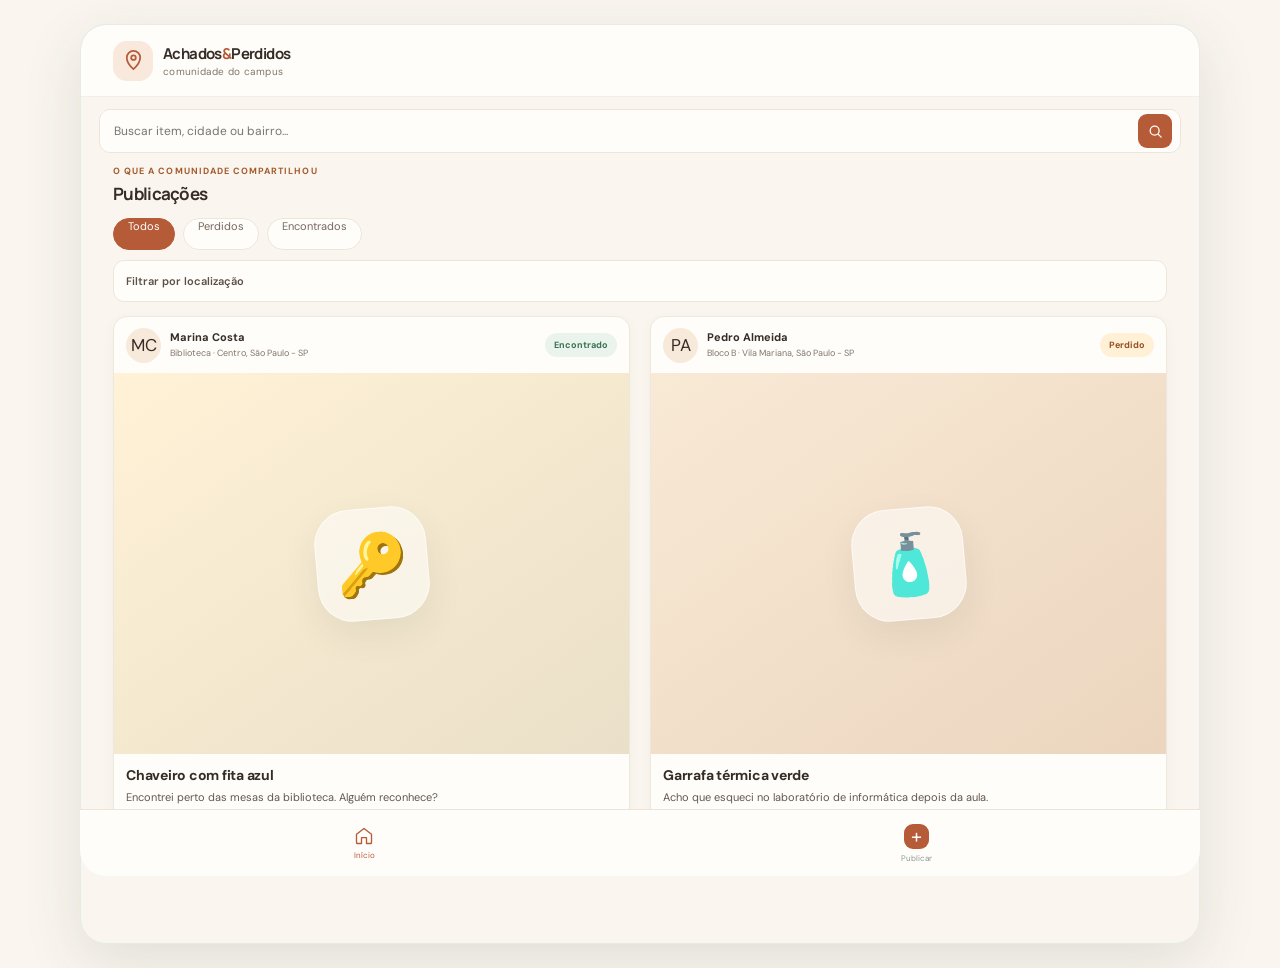
<file: jao achado/index.html>
<!doctype html>
<html lang="pt-BR">
  <head>
    <meta charset="utf-8">
    <meta name="viewport" content="width=device-width, initial-scale=1">
    <meta name="theme-color" content="#faf6ef">
    <title>Prévia · Achados &amp; Perdidos</title>
    <link rel="stylesheet" href="src/main/resources/static/style.css">
  </head>
  <body>
    <div class="app-shell">
      <header class="topbar">
        <a class="brand" href="#" aria-label="Achados e Perdidos, início">
          <span class="brand-mark" aria-hidden="true">
            <svg viewBox="0 0 24 24" fill="none">
              <path d="M12 21s7-6.2 7-12a7 7 0 1 0-14 0c0 5.8 7 12 7 12Z" stroke="currentColor" stroke-width="1.8"/>
              <circle cx="12" cy="9" r="2.4" stroke="currentColor" stroke-width="1.8"/>
            </svg>
          </span>
          <span class="brand-copy">
            <strong>Achados<span>&amp;</span>Perdidos</strong>
            <small>comunidade do campus</small>
          </span>
        </a>
      </header>

      <form class="search-panel" id="search-panel">
        <label class="visually-hidden" for="search-input">Buscar publicações</label>
        <input id="search-input" type="search" placeholder="Buscar item, cidade ou bairro...">
        <button type="button" aria-label="Buscar publicações">
          <svg viewBox="0 0 24 24" aria-hidden="true">
            <circle cx="10.8" cy="10.8" r="6.3"></circle>
            <path d="m16 16 4 4"></path>
          </svg>
        </button>
      </form>

      <main>
        <section class="feed-section" aria-labelledby="feed-heading">
          <div class="feed-heading-row">
            <div>
              <p class="eyebrow">O QUE A COMUNIDADE COMPARTILHOU</p>
              <h2 id="feed-heading">Publicações</h2>
            </div>
          </div>

          <div class="filter-list" aria-label="Filtros de situação">
            <span class="filter-chip is-active">Todos</span>
            <span class="filter-chip">Perdidos</span>
            <span class="filter-chip">Encontrados</span>
          </div>

          <details class="location-filter-panel">
            <summary><span>Filtrar por localização</span></summary>
            <div class="location-filters">
              <label>
                <span>Estado</span>
                <select aria-label="Estado">
                  <option>Todos os estados</option>
                  <option>São Paulo (SP)</option>
                </select>
              </label>
              <label>
                <span>Cidade / município</span>
                <select aria-label="Cidade ou município">
                  <option>Todas as cidades</option>
                  <option>São Paulo</option>
                </select>
              </label>
              <label>
                <span>Bairro</span>
                <select aria-label="Bairro">
                  <option>Todos os bairros</option>
                  <option>Centro</option>
                  <option>Vila Mariana</option>
                </select>
              </label>
              <button class="filter-submit" type="button">Aplicar filtros</button>
            </div>
          </details>

          <div class="post-list">
            <article class="post-card" id="post-1">
              <div class="post-header">
                <span class="post-avatar" aria-hidden="true">MC</span>
                <div class="post-author">
                  <strong>Marina Costa</strong>
                  <span class="post-location">Biblioteca · Centro, São Paulo - SP</span>
                </div>
                <span class="post-status found">Encontrado</span>
              </div>
              <div class="post-image tone-blue">
                <span class="item-illustration" aria-hidden="true">🔑</span>
              </div>
              <div class="post-content">
                <h3 class="post-title">Chaveiro com fita azul</h3>
                <p class="post-description">Encontrei perto das mesas da biblioteca. Alguém reconhece?</p>
                <div class="post-card-footer">
                  <span class="post-age">há 20 min</span>
                  <details class="comments-details">
                    <summary>Comentários (1)</summary>
                    <div class="comments-body">
                      <div class="comment-list">
                        <div class="comment"><strong>Lucas</strong><span>Vou perguntar no grupo da minha sala!</span></div>
                      </div>
                      <form class="comment-form">
                        <label class="visually-hidden" for="comment-1">Escrever comentário</label>
                        <input id="comment-1" type="text" placeholder="Escreva um comentário..." disabled>
                        <button type="button" disabled>Enviar</button>
                      </form>
                    </div>
                  </details>
                </div>
              </div>
            </article>

            <article class="post-card" id="post-2">
              <div class="post-header">
                <span class="post-avatar" aria-hidden="true">PA</span>
                <div class="post-author">
                  <strong>Pedro Almeida</strong>
                  <span class="post-location">Bloco B · Vila Mariana, São Paulo - SP</span>
                </div>
                <span class="post-status">Perdido</span>
              </div>
              <div class="post-image tone-green">
                <span class="item-illustration" aria-hidden="true">🧴</span>
              </div>
              <div class="post-content">
                <h3 class="post-title">Garrafa térmica verde</h3>
                <p class="post-description">Acho que esqueci no laboratório de informática depois da aula.</p>
                <div class="post-card-footer">
                  <span class="post-age">há 1 h</span>
                  <details class="comments-details">
                    <summary>Comentários (0)</summary>
                    <div class="comments-body">
                      <div class="comment-list">
                        <p class="no-comments">Ainda não há comentários.</p>
                      </div>
                      <form class="comment-form">
                        <label class="visually-hidden" for="comment-2">Escrever comentário</label>
                        <input id="comment-2" type="text" placeholder="Escreva um comentário..." disabled>
                        <button type="button" disabled>Enviar</button>
                      </form>
                    </div>
                  </details>
                </div>
              </div>
            </article>
          </div>
        </section>
      </main>

      <nav class="bottom-nav" aria-label="Navegação principal">
        <a class="nav-item is-current" href="#" aria-current="page">
          <svg viewBox="0 0 24 24" aria-hidden="true"><path d="m3 10 9-7 9 7v10a1 1 0 0 1-1 1h-5v-7H9v7H4a1 1 0 0 1-1-1V10Z"></path></svg>
          <span>Início</span>
        </a>
        <span class="nav-item nav-add">
          <span class="nav-add-icon" aria-hidden="true">+</span>
          <span>Publicar</span>
        </span>
      </nav>
    </div>
  </body>
</html>
</file>
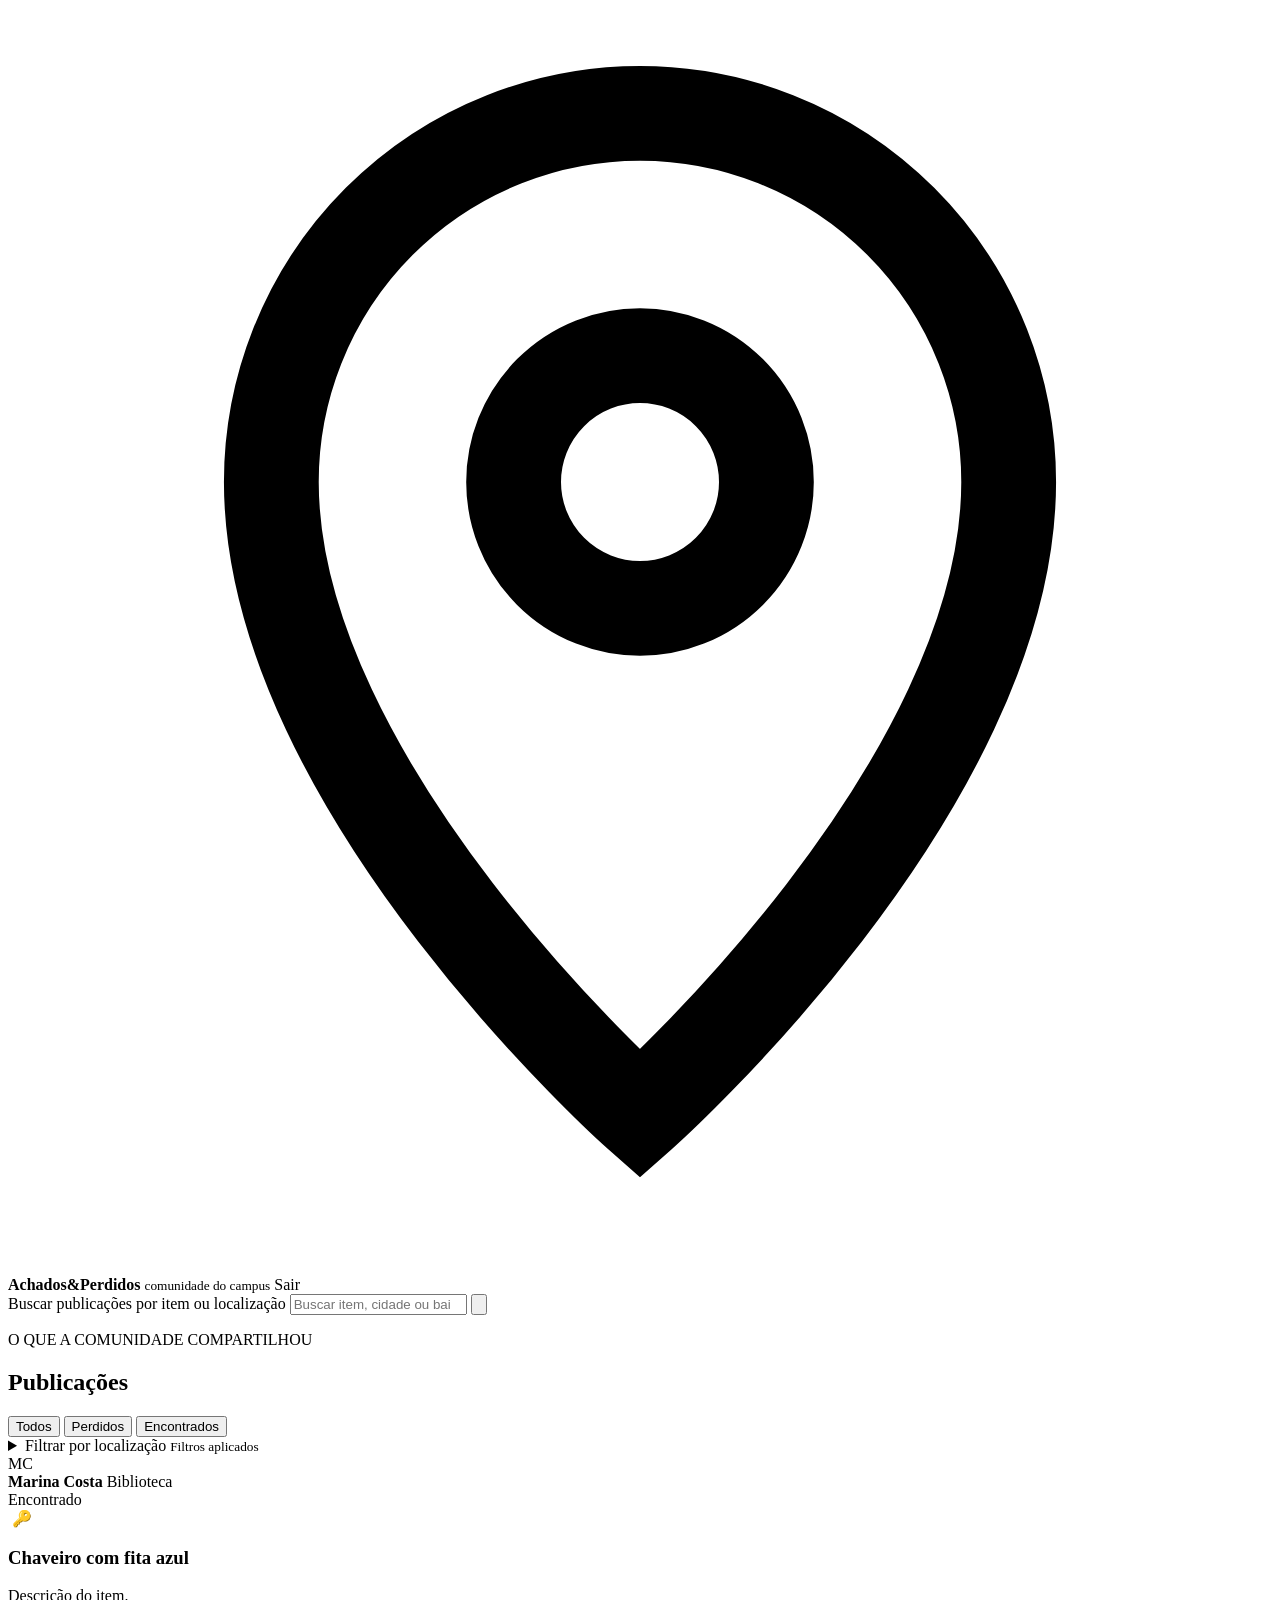
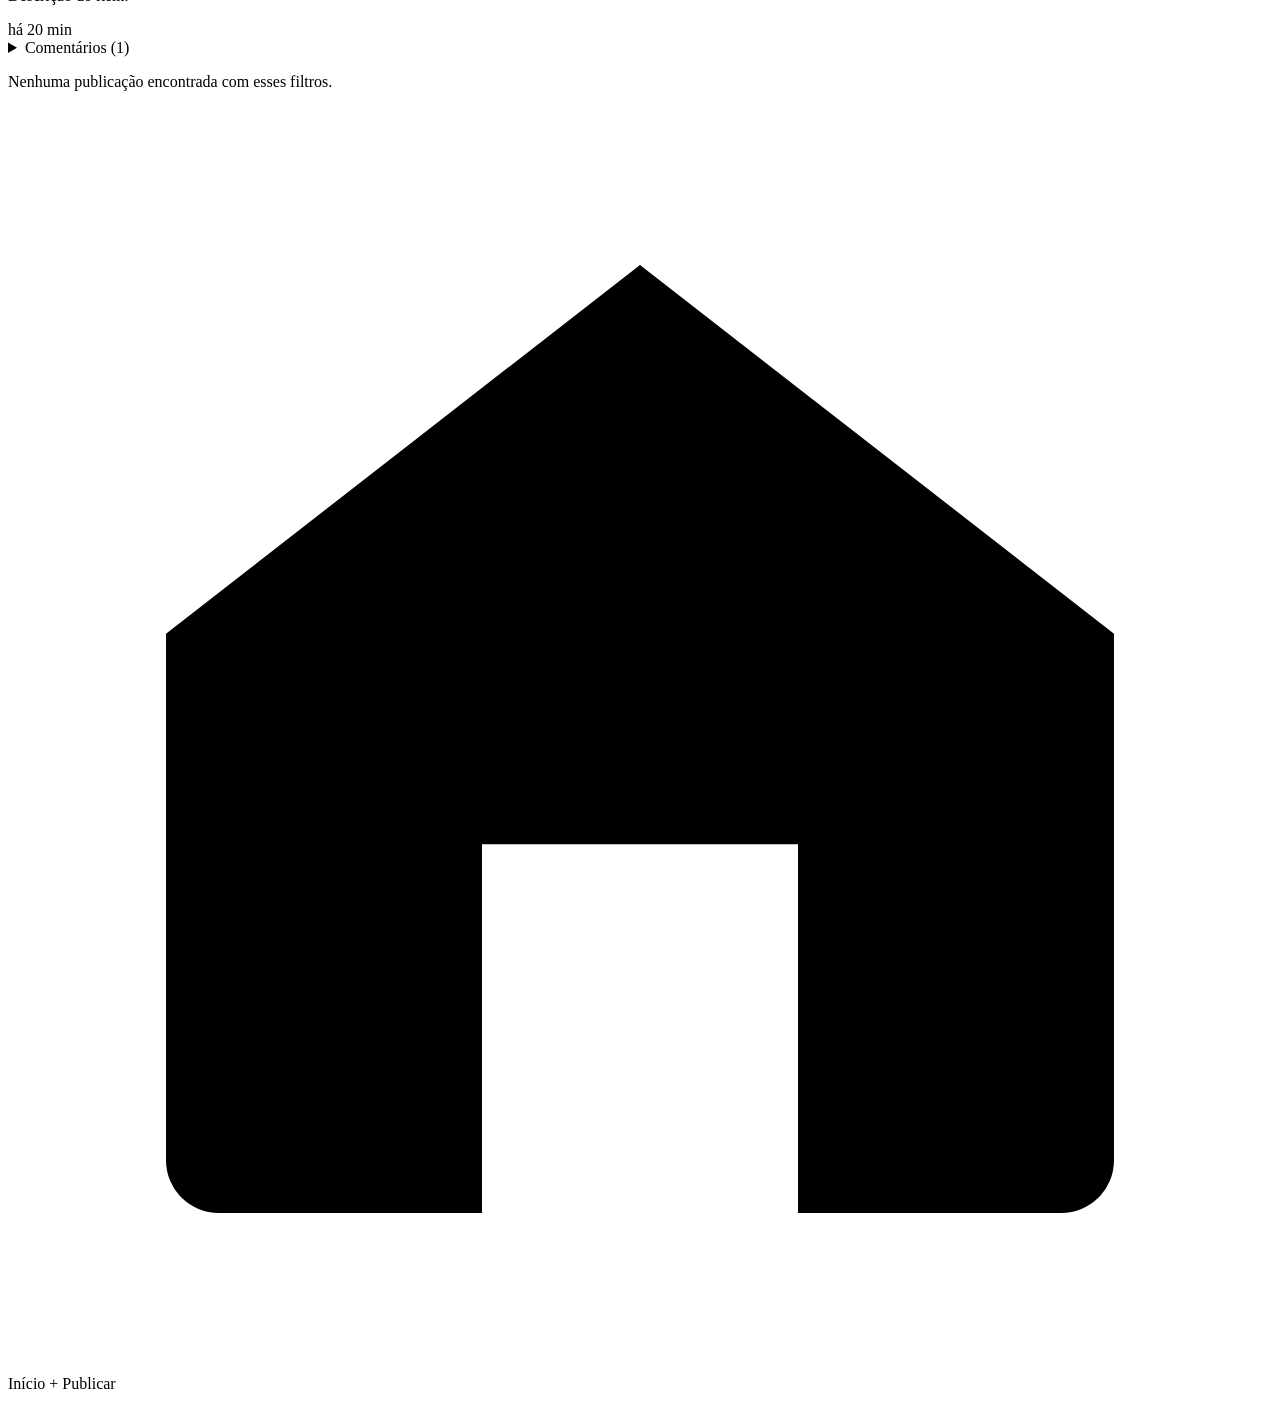
<file: jao achado/target/classes/templates/index.html>
<!doctype html>
<html lang="pt-BR" xmlns:th="http://www.thymeleaf.org">
  <head>
    <meta charset="utf-8">
    <meta name="viewport" content="width=device-width, initial-scale=1">
    <meta name="theme-color" content="#faf6ef">
    <title>Achados &amp; Perdidos</title>
    <link rel="stylesheet" th:href="@{/style.css}">
  </head>
  <body>
    <div class="app-shell">
      <header class="topbar">
        <a class="brand" th:href="@{/}" aria-label="Achados e Perdidos, início">
          <span class="brand-mark" aria-hidden="true">
            <svg viewBox="0 0 24 24" fill="none">
              <path d="M12 21s7-6.2 7-12a7 7 0 1 0-14 0c0 5.8 7 12 7 12Z" stroke="currentColor" stroke-width="1.8"/>
              <circle cx="12" cy="9" r="2.4" stroke="currentColor" stroke-width="1.8"/>
            </svg>
          </span>
          <span class="brand-copy">
            <strong>Achados<span>&amp;</span>Perdidos</strong>
            <small>comunidade do campus</small>
          </span>
        </a>
          <a class="logout-button" th:href="@{/sair}">
          Sair
        </a>
      </header>

      <form class="search-panel" id="search-panel" th:action="@{/}" method="get">
        <label class="visually-hidden" for="search-input">Buscar publicações por item ou localização</label>
        <input id="search-input" name="q" type="search" placeholder="Buscar item, cidade ou bairro..." th:value="${query}">
        <input type="hidden" name="status" th:value="${selectedStatus}">
        <input type="hidden" name="state" th:value="${selectedState}">
        <input type="hidden" name="city" th:value="${selectedCity}">
        <input type="hidden" name="neighborhood" th:value="${selectedNeighborhood}">
        <button type="submit" aria-label="Buscar publicações">
          <svg viewBox="0 0 24 24" aria-hidden="true">
            <circle cx="10.8" cy="10.8" r="6.3"></circle>
            <path d="m16 16 4 4"></path>
          </svg>
        </button>
      </form>

      <main>
        <p class="page-message success-message" th:if="${success}" th:text="${success}"></p>
        <p class="page-message error-message" th:if="${error}" th:text="${error}"></p>

        <section class="feed-section" aria-labelledby="feed-heading">
          <div class="feed-heading-row">
            <div>
              <p class="eyebrow">O QUE A COMUNIDADE COMPARTILHOU</p>
              <h2 id="feed-heading">Publicações</h2>
            </div>
          </div>

          <form class="filter-list" method="get" th:action="@{/}" aria-label="Filtrar por situação">
            <input type="hidden" name="state" th:value="${selectedState}">
            <input type="hidden" name="city" th:value="${selectedCity}">
            <input type="hidden" name="neighborhood" th:value="${selectedNeighborhood}">
            <input type="hidden" name="q" th:value="${query}">
            <button class="filter-chip" th:classappend="${selectedStatus == 'todos' ? ' is-active' : ''}"
                    type="submit" name="status" value="todos" th:attr="aria-pressed=${selectedStatus == 'todos'}">Todos</button>
            <button class="filter-chip" th:classappend="${selectedStatus == 'perdido' ? ' is-active' : ''}"
                    type="submit" name="status" value="perdido" th:attr="aria-pressed=${selectedStatus == 'perdido'}">Perdidos</button>
            <button class="filter-chip" th:classappend="${selectedStatus == 'encontrado' ? ' is-active' : ''}"
                    type="submit" name="status" value="encontrado" th:attr="aria-pressed=${selectedStatus == 'encontrado'}">Encontrados</button>
          </form>

          <details class="location-filter-panel"
                   th:open="${selectedState != '' or selectedCity != '' or selectedNeighborhood != ''}">
            <summary>
              <span>Filtrar por localização</span>
              <small th:if="${selectedState != '' or selectedCity != '' or selectedNeighborhood != ''}">Filtros aplicados</small>
            </summary>
            <form class="location-filters" method="get" th:action="@{/}">
              <input type="hidden" name="status" th:value="${selectedStatus}">
              <input type="hidden" name="q" th:value="${query}">
              <label>
                <span>Estado</span>
                <select name="state" aria-label="Filtrar por estado">
                  <option value="">Todos os estados</option>
                  <option th:each="option : ${states}" th:value="${option.code}"
                          th:text="|${option.name} (${option.code})|"
                          th:selected="${selectedState == option.code}"></option>
                </select>
              </label>
              <label>
                <span>Cidade / município</span>
                <select name="city" aria-label="Filtrar por cidade ou município">
                  <option value="">Todas as cidades</option>
                  <option th:each="option : ${cities}" th:value="${option}"
                          th:text="${option}" th:selected="${selectedCity == option}"></option>
                </select>
              </label>
              <label>
                <span>Bairro</span>
                <select name="neighborhood" aria-label="Filtrar por bairro">
                  <option value="">Todos os bairros</option>
                  <option th:each="option : ${neighborhoods}" th:value="${option}"
                          th:text="${option}" th:selected="${selectedNeighborhood == option}"></option>
                </select>
              </label>
              <button class="filter-submit" type="submit">Aplicar filtros</button>
            </form>
          </details>

          <div class="post-list">
            <article class="post-card" th:each="post : ${posts}" th:id="|post-${post.id}|">
              <div class="post-header">
                <span class="post-avatar" aria-hidden="true" th:text="${post.initials}">MC</span>
                <div class="post-author">
                  <strong th:text="${post.author}">Marina Costa</strong>
                  <span class="post-location"
                        th:text="|${post.location} · ${post.neighborhood}, ${post.city} - ${post.state}|">Biblioteca</span>
                </div>
                <span class="post-status" th:classappend="${post.status == 'encontrado' ? ' found' : ''}"
                      th:text="${post.status == 'encontrado' ? 'Encontrado' : 'Perdido'}">Encontrado</span>
              </div>

              <div class="post-image" th:classappend="${post.tone}">
                <img th:if="${post.hasImage()}" th:src="@{/images/{id}(id=${post.id})}" th:alt="${post.title}">
                <span class="item-illustration" th:unless="${post.hasImage()}" aria-hidden="true"
                      th:text="${post.emoji}">🔑</span>
              </div>

              <div class="post-content">
                <h3 class="post-title" th:text="${post.title}">Chaveiro com fita azul</h3>
                <p class="post-description" th:text="${post.description}">Descrição do item.</p>
                <div class="post-card-footer">
                  <span class="post-age" th:text="${post.createdAt}">há 20 min</span>
                  <details class="comments-details" th:open="${openComments != null and openComments == post.id}">
                    <summary th:text="|Comentários (${#lists.size(post.comments)})|">Comentários (1)</summary>
                    <div class="comments-body">
                      <div class="comment-list">
                        <div class="comment" th:each="comment : ${post.comments}">
                          <strong th:text="${comment.author}">Lucas</strong>
                          <span th:text="${comment.text}">Comentário sobre o item.</span>
                        </div>
                        <p class="no-comments" th:if="${#lists.isEmpty(post.comments)}">Ainda não há comentários.</p>
                      </div>
                      <form class="comment-form" th:action="@{/posts/{id}/comments(id=${post.id})}" method="post"
                            th:id="|comment-form-${post.id}|">
                        <label class="visually-hidden" th:for="|comment-${post.id}|">Escrever comentário</label>
                        <input th:id="|comment-${post.id}|" name="text" type="text" maxlength="180"
                               placeholder="Escreva um comentário..." required>
                        <button type="submit">Enviar</button>
                      </form>
                    </div>
                  </details>
                </div>
              </div>
            </article>
            <p class="empty-state" th:if="${#lists.isEmpty(posts)}">Nenhuma publicação encontrada com esses filtros.</p>
          </div>
        </section>
      </main>

      <nav class="bottom-nav" aria-label="Navegação principal">
        <a class="nav-item is-current" th:href="@{/}" aria-current="page">
          <svg viewBox="0 0 24 24" aria-hidden="true"><path d="m3 10 9-7 9 7v10a1 1 0 0 1-1 1h-5v-7H9v7H4a1 1 0 0 1-1-1V10Z"></path></svg>
          <span>Início</span>
        </a>
        <a class="nav-item nav-add" th:href="@{/publicar}">
          <span class="nav-add-icon" aria-hidden="true">+</span>
          <span>Publicar</span>
        </a>
      </nav>
    </div>
  </body>
</html>
</file>
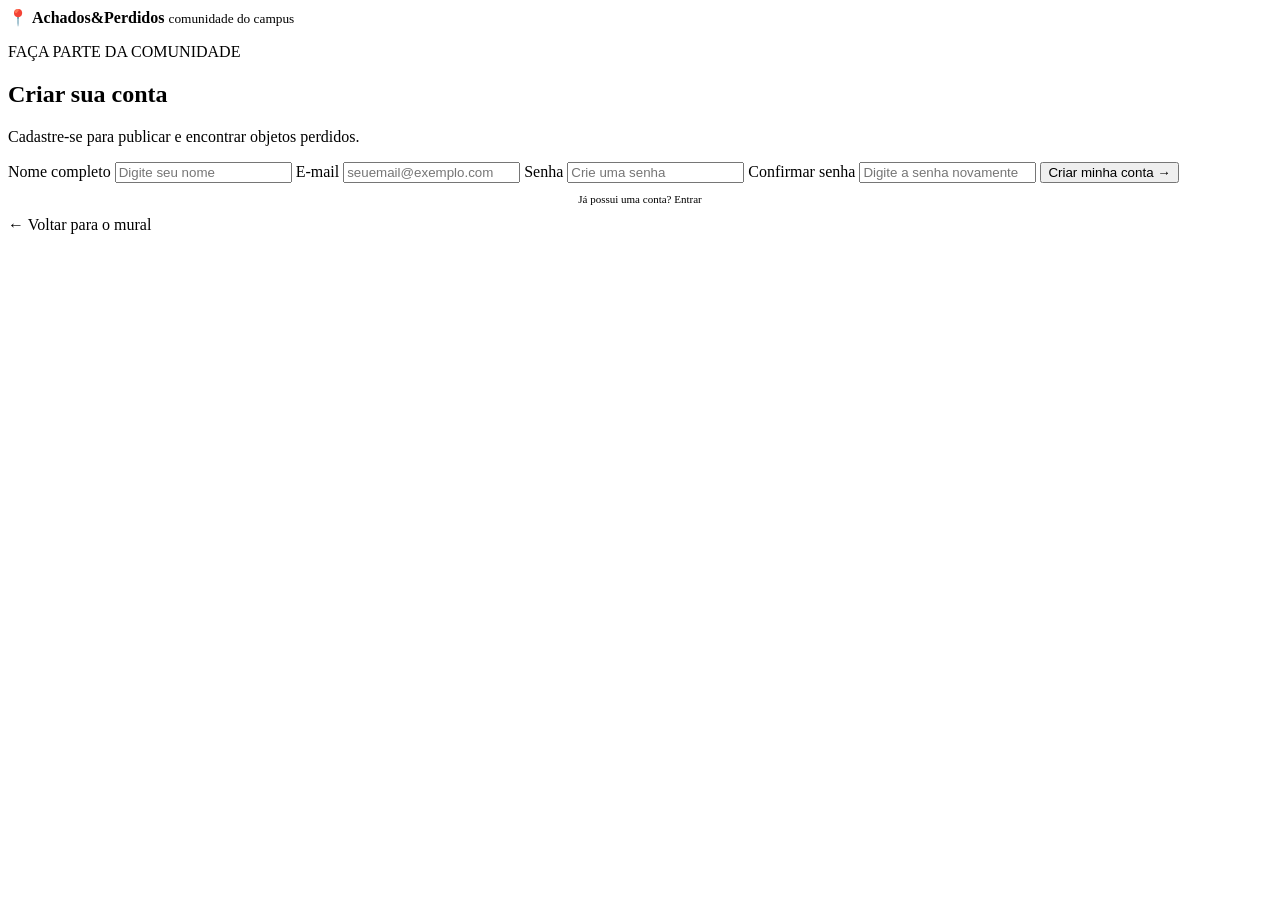
<file: jao achado/target/classes/templates/cadastro.html>
<!DOCTYPE html>
<html lang="pt-BR" xmlns:th="http://www.thymeleaf.org">
<head>
    <meta charset="UTF-8">
    <meta name="viewport" content="width=device-width, initial-scale=1.0">
    <title>Criar conta | Achados e Perdidos</title>
    <link rel="stylesheet" th:href="@{/style.css}">
</head>
<body>

<div class="app-shell">

    <header class="topbar">
        <a class="brand" th:href="@{/}">
            <span class="brand-mark">📍</span>
            <span class="brand-copy">
                <strong>Achados<span>&</span>Perdidos</strong>
                <small>comunidade do campus</small>
            </span>
        </a>
    </header>

    <main class="publish-page">
        <section class="publish-intro">
            <p class="eyebrow">FAÇA PARTE DA COMUNIDADE</p>
            <h1>Criar sua conta</h1>
            <p class="welcome-copy">
                Cadastre-se para publicar e encontrar objetos perdidos.
            </p>
        </section>

        <section class="publish-form">

            <!-- Mensagens de retorno -->
            <div th:if="${erro}" class="page-message error-message"
                 th:text="${erro}"></div>

            <div th:if="${sucesso}" class="page-message success-message"
                 th:text="${sucesso}"></div>

            <form class="post-form" th:action="@{/cadastro}" method="post">

                <label class="field-label" for="nome">Nome completo</label>
                <input type="text" id="nome" name="nome"
                       placeholder="Digite seu nome" required maxlength="100">

                <label class="field-label" for="email">E-mail</label>
                <input type="email" id="email" name="email"
                       placeholder="seuemail@exemplo.com" required maxlength="120">

                <label class="field-label" for="senha">Senha</label>
                <input type="password" id="senha" name="senha"
                       placeholder="Crie uma senha" required minlength="8">

                <label class="field-label" for="confirmarSenha">Confirmar senha</label>
                <input type="password" id="confirmarSenha" name="confirmarSenha"
                       placeholder="Digite a senha novamente" required minlength="8">

                <button type="submit" class="submit-button">
                    Criar minha conta
                    <span>→</span>
                </button>

                <p style="text-align:center; font-size:11px; margin-top:10px;">
                    Já possui uma conta?
                    <a th:href="@{/login}" class="back-link">Entrar</a>
                </p>

            </form>
        </section>

        <a class="back-link" th:href="@{/}">← Voltar para o mural</a>
    </main>

</div>

</body>
</html>
</file>
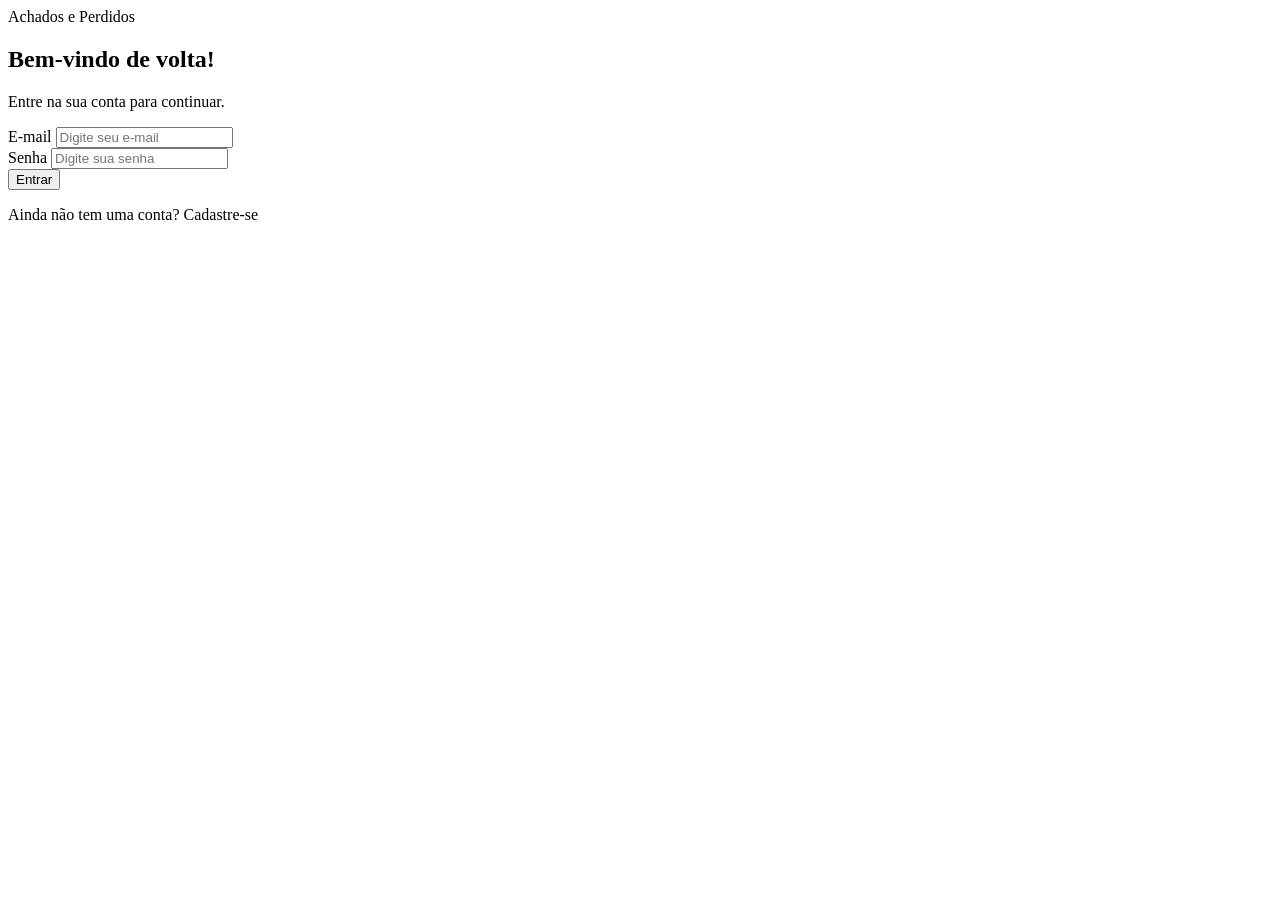
<file: jao achado/target/classes/templates/login.html>
<!DOCTYPE html>
<html lang="pt-BR" xmlns:th="http://www.thymeleaf.org">
<head>
    <meta charset="UTF-8">
    <meta name="viewport" content="width=device-width, initial-scale=1.0">
    <title>Entrar | Achados e Perdidos</title>
    <link rel="stylesheet" th:href="@{/style.css}">
</head>
<body>

<div class="app-shell">

    <header class="topbar">
        <a th:href="@{/}" class="logo">Achados e Perdidos</a>
    </header>

    <main class="publish-page">
        <section class="publish-form">

            <h1>Bem-vindo de volta!</h1>
            <p>Entre na sua conta para continuar.</p>

            <div th:if="${erro}" class="page-message error-message"
                 th:text="${erro}"></div>

            <form th:action="@{/login}" method="post">

                <div class="form-group">
                    <label for="email">E-mail</label>
                    <input
                        type="email"
                        id="email"
                        name="email"
                        placeholder="Digite seu e-mail"
                        maxlength="120"
                        required>
                </div>

                <div class="form-group">
                    <label for="senha">Senha</label>
                    <input
                        type="password"
                        id="senha"
                        name="senha"
                        placeholder="Digite sua senha"
                        required>
                </div>

                <button type="submit" class="primary-button">
                    Entrar
                </button>

            </form>

            <p>
                Ainda não tem uma conta?
                <a th:href="@{/cadastro}">Cadastre-se</a>
            </p>

        </section>
    </main>

</div>

</body>
</html>
</file>
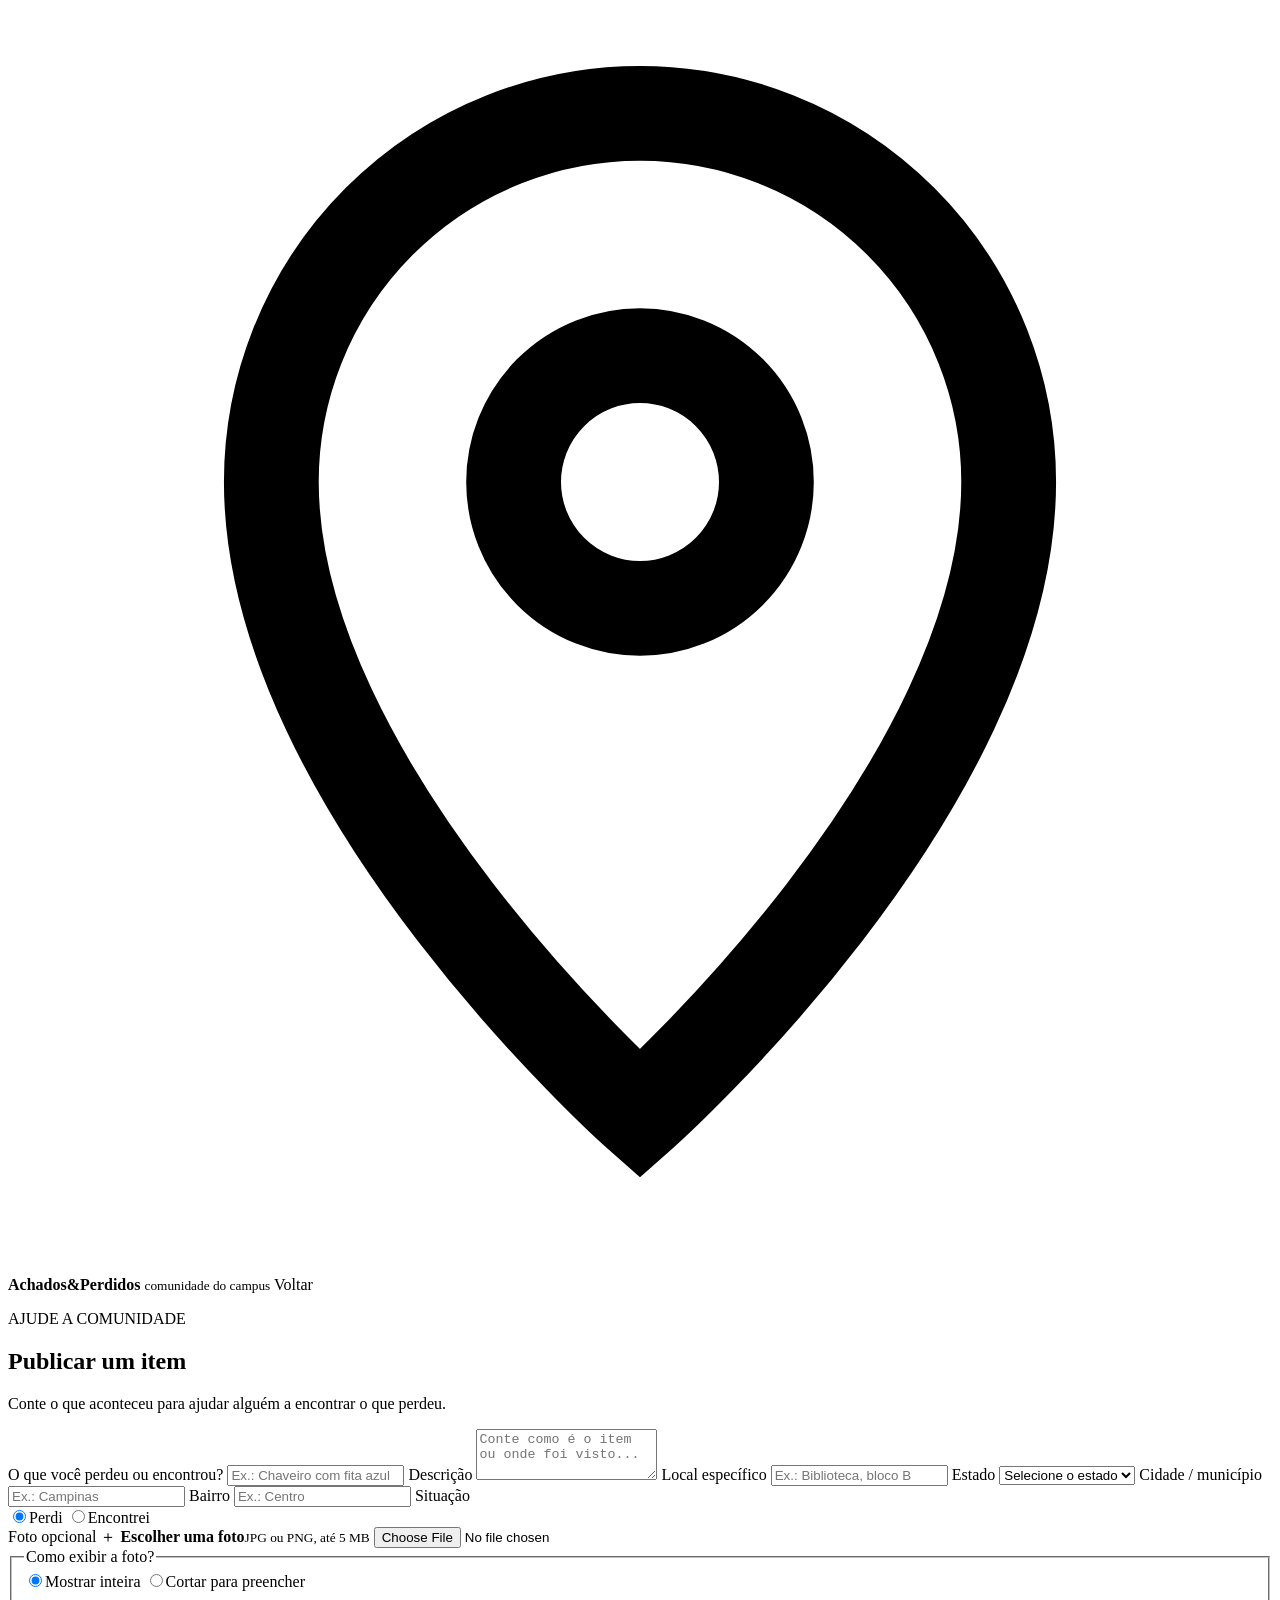
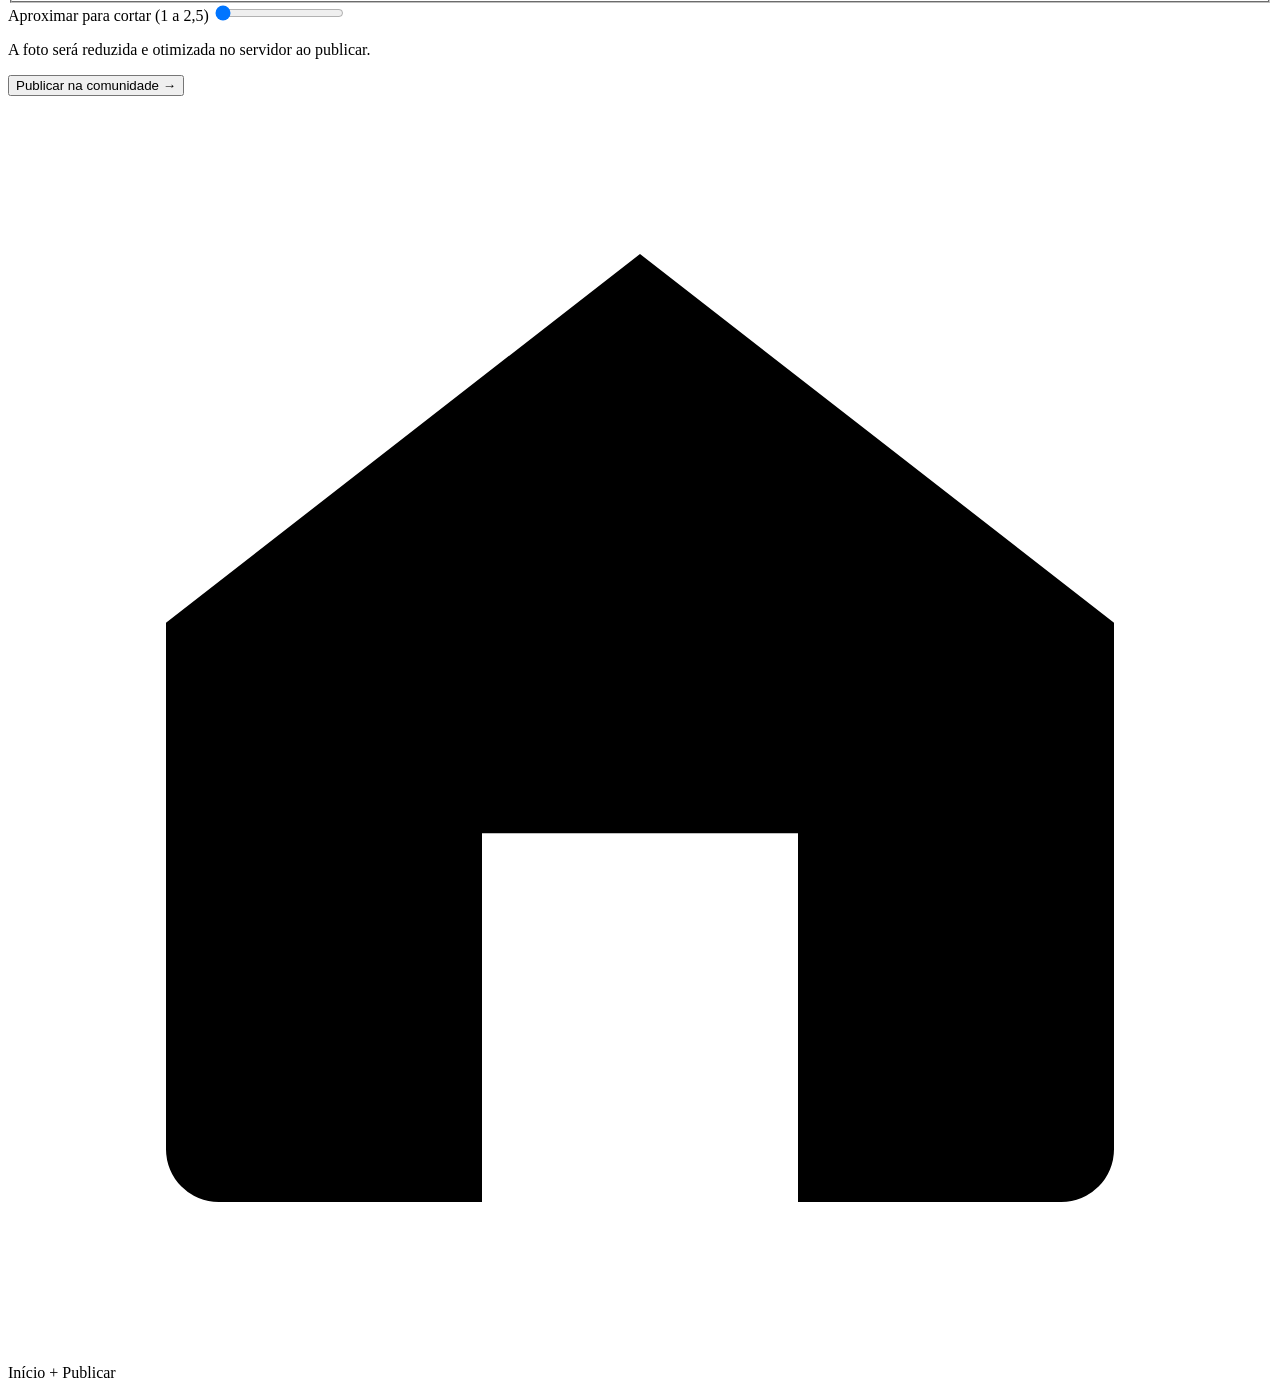
<file: jao achado/target/classes/templates/publish.html>
<!doctype html>
<html lang="pt-BR" xmlns:th="http://www.thymeleaf.org">
  <head>
    <meta charset="utf-8">
    <meta name="viewport" content="width=device-width, initial-scale=1">
    <meta name="theme-color" content="#faf6ef">
    <title>Publicar item · Achados &amp; Perdidos</title>
    <link rel="stylesheet" th:href="@{/style.css}">
  </head>
  <body>
    <div class="app-shell">
      <header class="topbar">
        <a class="brand" th:href="@{/}" aria-label="Voltar para o início">
          <span class="brand-mark" aria-hidden="true">
            <svg viewBox="0 0 24 24" fill="none">
              <path d="M12 21s7-6.2 7-12a7 7 0 1 0-14 0c0 5.8 7 12 7 12Z" stroke="currentColor" stroke-width="1.8"/>
              <circle cx="12" cy="9" r="2.4" stroke="currentColor" stroke-width="1.8"/>
            </svg>
          </span>
          <span class="brand-copy">
            <strong>Achados<span>&amp;</span>Perdidos</strong>
            <small>comunidade do campus</small>
          </span>
        </a>
        <a class="back-link" th:href="@{/}">Voltar</a>
      </header>

      <main class="publish-page">
        <section class="publish-intro">
          <p class="eyebrow">AJUDE A COMUNIDADE</p>
          <h1>Publicar um item</h1>
          <p class="welcome-copy">Conte o que aconteceu para ajudar alguém a encontrar o que perdeu.</p>
        </section>

        <p class="page-message error-message" th:if="${error}" th:text="${error}"></p>

        <form class="post-form publish-form" th:action="@{/posts}" method="post" enctype="multipart/form-data">
          <label class="field-label" for="item-title">O que você perdeu ou encontrou?</label>
          <input id="item-title" name="title" type="text" maxlength="70" placeholder="Ex.: Chaveiro com fita azul" required>

          <label class="field-label" for="item-description">Descrição</label>
          <textarea id="item-description" name="description" rows="3" maxlength="300"
                    placeholder="Conte como é o item ou onde foi visto..." required></textarea>

          <label class="field-label" for="item-location">Local específico</label>
          <input id="item-location" name="location" type="text" maxlength="60"
                 placeholder="Ex.: Biblioteca, bloco B" required>

          <label class="field-label" for="item-state">Estado</label>
          <select id="item-state" name="state" required>
            <option value="">Selecione o estado</option>
            <option th:each="option : ${states}" th:value="${option.code}"
                    th:text="|${option.name} (${option.code})|"></option>
          </select>

          <label class="field-label" for="item-city">Cidade / município</label>
          <input id="item-city" name="city" type="text" maxlength="60" placeholder="Ex.: Campinas" required>

          <label class="field-label" for="item-neighborhood">Bairro</label>
          <input id="item-neighborhood" name="neighborhood" type="text" maxlength="60" placeholder="Ex.: Centro" required>

          <span class="field-label">Situação</span>
          <div class="status-options">
            <label><input type="radio" name="status" value="perdido" checked><span>Perdi</span></label>
            <label><input type="radio" name="status" value="encontrado"><span>Encontrei</span></label>
          </div>

          <label class="field-label" for="item-image">Foto <span class="optional-label">opcional</span></label>
          <label class="upload-box" for="item-image">
            <span class="upload-icon" aria-hidden="true">＋</span>
            <span><strong>Escolher uma foto</strong><small>JPG ou PNG, até 5 MB</small></span>
            <input id="item-image" name="image" type="file" accept="image/jpeg,image/png">
          </label>

          <fieldset class="image-fit-options">
            <legend>Como exibir a foto?</legend>
            <label><input type="radio" name="imageFit" value="contain" checked><span>Mostrar inteira</span></label>
            <label><input type="radio" name="imageFit" value="cover"><span>Cortar para preencher</span></label>
          </fieldset>
          <label class="zoom-control" for="zoom">
            <span>Aproximar para cortar (1 a 2,5)</span>
            <input id="zoom" name="zoom" type="range" min="1" max="2.5" step="0.05" value="1">
          </label>
          <p class="image-help">A foto será reduzida e otimizada no servidor ao publicar.</p>

          <button class="submit-button" type="submit">Publicar na comunidade <span aria-hidden="true">→</span></button>
        </form>
      </main>

      <nav class="bottom-nav" aria-label="Navegação principal">
        <a class="nav-item" th:href="@{/}">
          <svg viewBox="0 0 24 24" aria-hidden="true"><path d="m3 10 9-7 9 7v10a1 1 0 0 1-1 1h-5v-7H9v7H4a1 1 0 0 1-1-1V10Z"></path></svg>
          <span>Início</span>
        </a>
        <a class="nav-item nav-add is-current" th:href="@{/publicar}" aria-current="page">
          <span class="nav-add-icon" aria-hidden="true">+</span>
          <span>Publicar</span>
        </a>
      </nav>
    </div>
  </body>
</html>
</file>
<file: jao achado/src/main/resources/static/style.css>
@import url('https://fonts.googleapis.com/css2?family=DM+Sans:wght@400;500;600;700&family=Manrope:wght@400;500;600;700;800&display=swap');

:root {
  color-scheme: light;
  --ink: #352c25;
  --muted: #82766b;
  --line: #eee5da;
  --paper: #fffdfa;
  --canvas: #faf6ef;
  --primary: #b65b37;
  --primary-dark: #8e432a;
  --primary-soft: #f8e9dc;
  --accent: #d69a32;
  font-family: 'DM Sans', sans-serif;
  font-synthesis: none;
  text-rendering: optimizeLegibility;
}

* {
  box-sizing: border-box;
}

body {
  min-width: 320px;
  margin: 0;
  background: var(--canvas);
  color: var(--ink);
}

button,
input,
textarea {
  font: inherit;
}

button,
a {
  -webkit-tap-highlight-color: transparent;
}

button {
  color: inherit;
}

.app-shell {
  width: min(100%, 520px);
  min-height: 100dvh;
  margin: 0 auto;
  background: var(--canvas);
  padding-bottom: 88px;
}

.topbar {
  position: sticky;
  z-index: 3;
  top: 0;
  display: flex;
  height: 72px;
  align-items: center;
  justify-content: space-between;
  padding: 0 22px;
  border-bottom: 1px solid rgba(79, 56, 35, .08);
  background: rgba(255, 253, 250, .96);
  backdrop-filter: blur(14px);
}

.brand {
  display: inline-flex;
  align-items: center;
  gap: 10px;
  color: inherit;
  text-decoration: none;
}

.brand-mark {
  display: grid;
  width: 40px;
  height: 40px;
  place-items: center;
  border-radius: 14px;
  background: var(--primary-soft);
  color: var(--primary);
}

.brand-mark svg {
  width: 23px;
}

.brand-copy {
  display: grid;
  gap: 1px;
}

.brand-copy strong {
  font-family: Manrope, sans-serif;
  font-size: 15px;
  letter-spacing: -.6px;
}

.brand-copy strong span {
  color: var(--primary);
}

.brand-copy small {
  color: var(--muted);
  font-size: 10px;
  letter-spacing: .25px;
}

.icon-button {
  display: grid;
  width: 40px;
  height: 40px;
  place-items: center;
  border: 0;
  border-radius: 50%;
  background: transparent;
  cursor: pointer;
}

.icon-button:hover {
  background: var(--primary-soft);
}

.icon-button svg {
  width: 21px;
  fill: none;
  stroke: currentColor;
  stroke-linecap: round;
  stroke-width: 1.8;
}

.search-panel {
  display: flex;
  align-items: center;
  gap: 8px;
  margin: 12px 18px 0;
  padding: 4px 8px 4px 12px;
  border: 1px solid #eee5da;
  border-radius: 11px;
  background: var(--paper);
}

.search-panel:focus-within {
  border-color: #d9a681;
}

.search-panel input {
  width: 100%;
  min-width: 0;
  height: 34px;
  border: 0;
  outline: none;
  background: transparent;
  font-size: 12px;
}

.search-panel button {
  display: grid;
  width: 34px;
  height: 34px;
  flex: 0 0 auto;
  place-items: center;
  border: 0;
  border-radius: 9px;
  background: var(--primary);
  color: #fff;
  cursor: pointer;
}

.search-panel button svg {
  width: 17px;
  fill: none;
  stroke: currentColor;
  stroke-linecap: round;
  stroke-width: 1.8;
}

.visually-hidden {
  position: absolute;
  width: 1px;
  height: 1px;
  overflow: hidden;
  clip: rect(0, 0, 0, 0);
  white-space: nowrap;
  clip-path: inset(50%);
}

main {
  padding: 0 18px;
}

.eyebrow {
  margin: 0 0 7px;
  color: #a45b2c;
  font-size: 9px;
  font-weight: 700;
  letter-spacing: 1.05px;
}

h1,
h2,
p {
  margin-top: 0;
}

h1,
h2 {
  font-family: Manrope, sans-serif;
  letter-spacing: -.7px;
}

.welcome-copy {
  max-width: 260px;
  margin-bottom: 0;
  color: var(--muted);
  font-size: 12px;
  line-height: 1.5;
}

.feed-section {
  padding-top: 12px;
}

.feed-heading-row {
  display: flex;
  align-items: end;
  justify-content: space-between;
}

.feed-heading-row .eyebrow {
  margin-bottom: 5px;
}

.feed-heading-row h2 {
  margin-bottom: 0;
  font-size: 17px;
}

.filter-list {
  display: flex;
  gap: 8px;
  overflow-x: auto;
  padding: 13px 0 10px;
  scrollbar-width: none;
}

.filter-list::-webkit-scrollbar {
  display: none;
}

.location-filter-panel {
  margin-bottom: 14px;
  border: 1px solid #eee5da;
  border-radius: 11px;
  background: var(--paper);
}

.location-filter-panel > summary {
  display: flex;
  min-height: 40px;
  align-items: center;
  justify-content: space-between;
  padding: 0 12px;
  color: #5c5045;
  font-size: 11px;
  font-weight: 600;
  cursor: pointer;
  list-style-position: inside;
}

.location-filter-panel > summary::marker {
  color: var(--primary);
}

.location-filter-panel > summary small {
  color: var(--primary);
  font-size: 9px;
  font-weight: 600;
}

.location-filters {
  display: grid;
  grid-template-columns: repeat(2, minmax(0, 1fr));
  gap: 9px;
  padding: 0 12px 12px;
}

.location-filters label {
  display: grid;
  min-width: 0;
  gap: 4px;
}

.location-filters label:nth-of-type(3) {
  grid-column: 1 / -1;
}

.location-filters label span {
  color: var(--muted);
  font-size: 9px;
  font-weight: 600;
}

.location-filters select {
  width: 100%;
  min-width: 0;
  height: 36px;
  padding: 0 8px;
  border: 1px solid #eee5da;
  border-radius: 10px;
  outline: none;
  background: var(--paper);
  color: #5f544a;
  font-size: 10px;
}

.location-filters select:focus {
  border-color: #d9a681;
}

.filter-submit {
  min-height: 36px;
  grid-column: 1 / -1;
  border: 0;
  border-radius: 10px;
  background: var(--primary-soft);
  color: var(--primary-dark);
  font-size: 10px;
  font-weight: 700;
  cursor: pointer;
}

.filter-submit:hover {
  background: #f3ddcb;
}

.filter-chip {
  min-height: 32px;
  padding: 0 14px;
  border: 1px solid #eee5da;
  border-radius: 20px;
  background: var(--paper);
  color: #75685d;
  font-size: 11px;
  white-space: nowrap;
  cursor: pointer;
}

.filter-chip.is-active {
  border-color: var(--primary);
  background: var(--primary);
  color: #fff;
}

.post-list {
  display: grid;
  gap: 12px;
}

.post-card {
  overflow: hidden;
  border: 1px solid #eee7de;
  border-radius: 14px;
  background: var(--paper);
  box-shadow: 0 3px 12px rgba(91, 61, 35, .045);
}

.post-header {
  display: flex;
  min-height: 56px;
  align-items: center;
  gap: 9px;
  padding: 10px 12px;
}

.post-avatar {
  display: grid;
  width: 35px;
  height: 35px;
  flex: 0 0 auto;
  place-items: center;
  border-radius: 50%;
  background: #f7eadb;
  font-size: 17px;
}

.post-author {
  min-width: 0;
  flex: 1;
}

.post-author strong {
  display: block;
  overflow: hidden;
  font-size: 11px;
  text-overflow: ellipsis;
  white-space: nowrap;
}

.post-location {
  display: block;
  margin-top: 3px;
  color: var(--muted);
  font-size: 9px;
  line-height: 1.35;
}

.post-status {
  padding: 6px 9px;
  border-radius: 20px;
  background: #fff0d6;
  color: #955020;
  font-size: 9px;
  font-weight: 700;
  white-space: nowrap;
}

.post-status.found {
  background: #eaf4ed;
  color: #397151;
}

.post-image {
  position: relative;
  display: grid;
  width: 100%;
  aspect-ratio: 1.35 / 1;
  overflow: hidden;
  place-items: center;
  background: linear-gradient(145deg, #fff0d2, #f0dfc3);
}

.post-image.tone-green {
  background: linear-gradient(145deg, #f9ead5, #ebd5bf);
}

.post-image.tone-blue {
  background: linear-gradient(145deg, #fff2d7, #eadfc8);
}

.post-image.tone-peach {
  background: linear-gradient(145deg, #f8e2d3, #eac9b6);
}

.post-image img {
  width: 100%;
  height: 100%;
  object-fit: cover;
}

.item-illustration {
  display: grid;
  width: 112px;
  height: 112px;
  place-items: center;
  border: 1px solid rgba(255, 255, 255, .62);
  border-radius: 35px;
  background: rgba(255, 255, 255, .53);
  box-shadow: 0 14px 35px rgba(50, 61, 52, .08);
  font-size: 59px;
  transform: rotate(-5deg);
}

.post-content {
  padding: 12px;
}

.post-title {
  margin: 0 0 5px;
  font-size: 14px;
  letter-spacing: -.25px;
}

.post-description {
  margin: 0 0 12px;
  color: #62574d;
  font-size: 11px;
  line-height: 1.55;
  overflow-wrap: anywhere;
}

.post-card-footer {
  display: flex;
  align-items: center;
  justify-content: space-between;
  gap: 10px;
  padding-top: 9px;
  border-top: 1px solid #f1ece5;
}

.post-age {
  margin: 0;
  color: #9aa39e;
  font-size: 9px;
}

.comments-details {
  color: var(--primary-dark);
  font-size: 10px;
}

.comments-details > summary {
  font-weight: 600;
  cursor: pointer;
  list-style-position: inside;
}

.comments-body {
  padding-top: 10px;
}

.comment-list {
  display: grid;
  gap: 7px;
  margin: 0 0 10px;
}

.no-comments {
  margin: 0;
  color: var(--muted);
  font-size: 10px;
}

.comment {
  color: #69756f;
  font-size: 10px;
  line-height: 1.45;
  overflow-wrap: anywhere;
}

.comment strong {
  margin-right: 4px;
  color: var(--ink);
}

.comment-form {
  display: flex;
  gap: 7px;
  align-items: center;
  padding-top: 9px;
  border-top: 1px solid #f1ece5;
}

.comment-form input {
  width: 100%;
  min-width: 0;
  height: 33px;
  padding: 0 10px;
  border: 1px solid #eee8df;
  border-radius: 10px;
  outline: none;
  background: #fffdfa;
  font-size: 10px;
}

.comment-form input:focus {
  border-color: #d9a681;
}

.comment-form button {
  flex: 0 0 auto;
  padding: 7px 9px;
  border: 0;
  border-radius: 9px;
  background: var(--primary-soft);
  color: var(--primary-dark);
  font-size: 10px;
  font-weight: 700;
  cursor: pointer;
}

.empty-state {
  padding: 34px 18px;
  border: 1px dashed #ead9c5;
  border-radius: 16px;
  color: var(--muted);
  text-align: center;
  font-size: 12px;
}

.bottom-nav {
  position: fixed;
  z-index: 4;
  right: 0;
  bottom: 0;
  left: 0;
  display: flex;
  width: min(100%, 520px);
  min-height: 67px;
  align-items: center;
  justify-content: space-around;
  margin: 0 auto;
  padding: 6px 8px max(6px, env(safe-area-inset-bottom));
  border-top: 1px solid #eee5da;
  background: rgba(255, 253, 250, .97);
  backdrop-filter: blur(12px);
}

.nav-item {
  display: grid;
  min-width: 48px;
  justify-items: center;
  gap: 4px;
  border: 0;
  background: transparent;
  color: #8c9891;
  font-size: 8px;
  text-decoration: none;
  cursor: pointer;
}

.nav-item svg {
  width: 20px;
  height: 20px;
  fill: none;
  stroke: currentColor;
  stroke-linecap: round;
  stroke-linejoin: round;
  stroke-width: 1.6;
}

.nav-item.is-current {
  color: var(--primary);
}

.nav-add-icon {
  display: grid;
  width: 25px;
  height: 25px;
  place-items: center;
  border-radius: 9px;
  background: var(--primary);
  color: #fff;
  font-size: 20px;
  line-height: 1;
}

.back-link {
  color: var(--primary);
  font-size: 11px;
  font-weight: 700;
  text-decoration: none;
}

.publish-page {
  padding-top: 21px;
}

.publish-intro {
  padding: 0 4px 17px;
}

.publish-intro h1 {
  margin-bottom: 6px;
  font-size: 23px;
}

.publish-form {
  margin-bottom: 18px;
  border: 1px solid #eee5da;
  border-radius: 17px;
  background: var(--paper);
  box-shadow: 0 5px 18px rgba(91, 61, 35, .04);
}

.page-message {
  margin: 0 0 14px;
  padding: 11px 13px;
  border-radius: 11px;
  font-size: 11px;
}

.success-message {
  background: #eaf4ed;
  color: #397151;
}

.error-message {
  background: #fff0ec;
  color: #a64b37;
}

.post-form {
  display: grid;
  gap: 10px;
  padding: 22px;
}

.field-label {
  margin-top: 3px;
  font-size: 11px;
  font-weight: 700;
}

.post-form > input,
.post-form > select,
.post-form textarea {
  width: 100%;
  padding: 11px 12px;
  border: 1px solid #eee5da;
  border-radius: 11px;
  outline: none;
  background: #fffdfa;
  color: var(--ink);
  font-size: 12px;
}

.post-form > input:focus,
.post-form > select:focus,
.post-form textarea:focus {
  border-color: #d9a681;
}

.post-form textarea {
  resize: vertical;
}

.status-options {
  display: flex;
  gap: 8px;
}

.status-options label {
  flex: 1;
  cursor: pointer;
}

.status-options input {
  position: absolute;
  opacity: 0;
  pointer-events: none;
}

.status-options span {
  display: block;
  padding: 10px;
  border: 1px solid #eee5da;
  border-radius: 10px;
  color: #6f6256;
  text-align: center;
  font-size: 11px;
}

.status-options input:checked + span {
  border-color: #d9a681;
  background: var(--primary-soft);
  color: var(--primary-dark);
  font-weight: 700;
}

.status-options input:focus-visible + span {
  outline: 2px solid var(--primary);
  outline-offset: 2px;
}

.optional-label {
  color: var(--muted);
  font-weight: 400;
}

.upload-box {
  display: flex;
  min-height: 62px;
  align-items: center;
  gap: 10px;
  padding: 10px;
  border: 1px dashed #dcb997;
  border-radius: 12px;
  background: #fffaf3;
  cursor: pointer;
}

.upload-icon {
  display: grid;
  width: 36px;
  height: 36px;
  place-items: center;
  border-radius: 11px;
  background: var(--primary-soft);
  color: var(--primary);
  font-size: 22px;
}

.upload-box strong,
.upload-box small {
  display: block;
}

.upload-box strong {
  font-size: 10px;
}

.upload-box small {
  margin-top: 3px;
  color: var(--muted);
  font-size: 9px;
}

.upload-box input {
  position: absolute;
  width: 1px;
  height: 1px;
  overflow: hidden;
  clip: rect(0, 0, 0, 0);
  white-space: nowrap;
  clip-path: inset(50%);
}

[hidden] {
  display: none !important;
}

.image-fit-options {
  display: grid;
  grid-template-columns: repeat(2, minmax(0, 1fr));
  gap: 7px;
  margin: 0;
  padding: 0;
  border: 0;
}

.image-fit-options legend {
  grid-column: 1 / -1;
  margin-bottom: 7px;
  color: var(--ink);
  font-size: 10px;
  font-weight: 700;
}

.image-fit-options label {
  flex: 1;
  cursor: pointer;
}

.image-fit-options input {
  position: absolute;
  opacity: 0;
  pointer-events: none;
}

.image-fit-options span {
  display: block;
  padding: 8px 5px;
  border: 1px solid #eee5da;
  border-radius: 9px;
  color: #6f6256;
  text-align: center;
  font-size: 9px;
}

.image-fit-options input:checked + span {
  border-color: #d9a681;
  background: var(--primary-soft);
  color: var(--primary-dark);
  font-weight: 700;
}

.image-fit-options input:focus-visible + span {
  outline: 2px solid var(--primary);
  outline-offset: 2px;
}

.zoom-control {
  display: grid;
  gap: 5px;
  color: #64716b;
  font-size: 10px;
}

.zoom-control input {
  width: 100%;
  accent-color: var(--primary);
}

.image-help {
  margin: 0;
  color: var(--muted);
  font-size: 9px;
  line-height: 1.4;
}

.submit-button {
  display: flex;
  min-height: 46px;
  align-items: center;
  justify-content: space-between;
  margin-top: 2px;
  padding: 0 15px;
  border: 0;
  border-radius: 12px;
  background: var(--primary);
  color: #fff;
  font-size: 12px;
  font-weight: 700;
  cursor: pointer;
}

.submit-button:hover {
  background: var(--primary-dark);
}

@media (min-width: 700px) {
  body {
    padding: 24px 0;
  }

  .app-shell {
    width: min(100%, 1120px);
    min-height: calc(100dvh - 48px);
    overflow: hidden;
    border: 1px solid #e7ebe7;
    border-radius: 26px;
    box-shadow: 0 18px 60px rgba(44, 58, 49, .12);
  }

  main {
    padding: 0 32px;
  }

  .topbar {
    padding: 0 32px;
    border-radius: 26px 26px 0 0;
  }

  .bottom-nav {
    width: min(100%, 1120px);
    bottom: 24px;
    border-radius: 0 0 26px 26px;
  }

  .location-filters {
    grid-template-columns: repeat(4, minmax(0, 1fr));
  }

  .location-filters label:nth-of-type(3),
  .filter-submit {
    grid-column: auto;
  }

  .publish-form {
    max-width: 720px;
    margin-right: auto;
    margin-left: auto;
  }

}

@media (min-width: 960px) {
  .post-list {
    grid-template-columns: repeat(2, minmax(0, 1fr));
    gap: 20px;
  }

}

@media (prefers-reduced-motion: reduce) {
  *,
  *::before,
  *::after {
    scroll-behavior: auto !important;
    transition-duration: .01ms !important;
  }
}

/* =================================
   ESTILOS DA TELA DE LOGIN
================================= */

.publish-form {
    padding: 28px 22px;
}

.publish-form h1 {
    margin-bottom: 8px;
    color: var(--ink);
    font-size: 24px;
}

.publish-form p {
    color: var(--muted);
    font-size: 12px;
    line-height: 1.5;
}

.form-group {
    display: grid;
    gap: 7px;
    margin-bottom: 17px;
}

.form-group label {
    color: var(--ink);
    font-size: 11px;
    font-weight: 700;
}

.form-group input {
    width: 100%;
    height: 44px;
    padding: 0 13px;
    border: 1px solid var(--line);
    border-radius: 11px;
    outline: none;
    background: var(--paper);
    color: var(--ink);
    font-size: 12px;
}

.form-group input:focus {
    border-color: #d9a681;
    box-shadow: 0 0 0 3px var(--primary-soft);
}

.primary-button {
    width: 100%;
    min-height: 46px;
    margin-top: 5px;
    border: 0;
    border-radius: 12px;
    background: var(--primary);
    color: #fff;
    font-size: 12px;
    font-weight: 700;
    cursor: pointer;
    transition: background .2s;


.primary-button:hover {
    background: var(--primary-dark);
}

.publish-form a {
    color: var(--primary);
    font-weight: 700;
    text-decoration: none;
}

.publish-form a:hover {
    text-decoration: underline;
}

.topbar .logo {
    color: var(--ink);
    font-family: Manrope, sans-serif;
    font-size: 16px;
    font-weight: 800;
    text-decoration: none;
}


}
</file>
